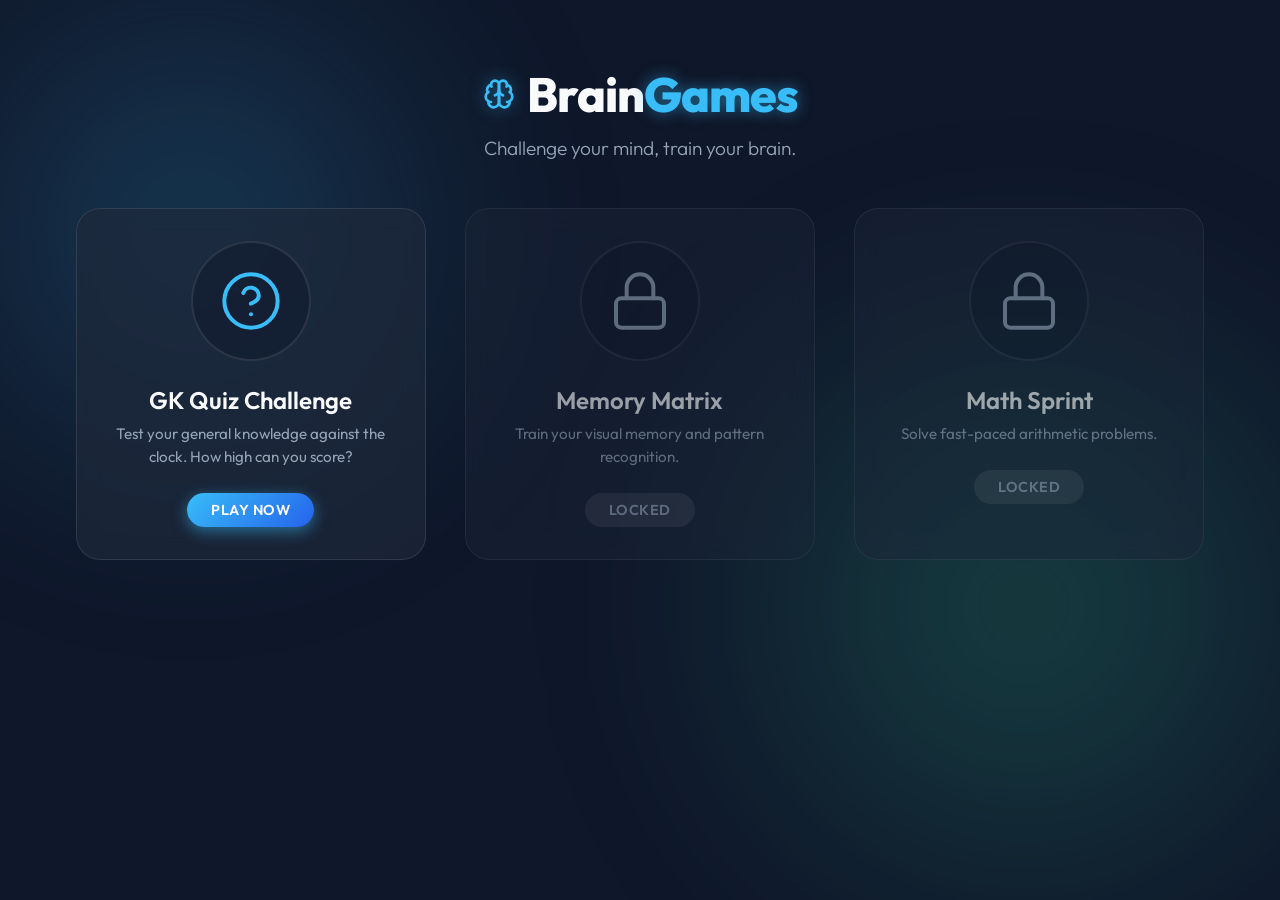
<file: index.html>
<!DOCTYPE html>
<html lang="en">
<head>
    <meta charset="UTF-8">
    <meta name="viewport" content="width=device-width, initial-scale=1.0">
    <title>Brain Games Platform</title>
    <meta name="description" content="Play interactive brain games including the addictive GK Quiz.">
    <!-- Google Fonts -->
    <link rel="preconnect" href="https://fonts.googleapis.com">
    <link rel="preconnect" href="https://fonts.gstatic.com" crossorigin>
    <link href="https://fonts.googleapis.com/css2?family=Outfit:wght@300;400;600;800&display=swap" rel="stylesheet">
    <link rel="stylesheet" href="css/styles.css">
</head>
<body>
    <div class="background-effects">
        <div class="glow-orb orb-1"></div>
        <div class="glow-orb orb-2"></div>
    </div>

    <header class="main-header">
        <div class="logo">
            <svg xmlns="http://www.w3.org/2000/svg" width="32" height="32" viewBox="0 0 24 24" fill="none" stroke="currentColor" stroke-width="2" stroke-linecap="round" stroke-linejoin="round" class="lucide lucide-brain"><path d="M12 5a3 3 0 1 0-5.997.125 4 4 0 0 0-2.526 5.77 4 4 0 0 0 .556 6.588A4 4 0 1 0 12 18Z"/><path d="M12 5a3 3 0 1 1 5.997.125 4 4 0 0 1 2.526 5.77 4 4 0 0 1-.556 6.588A4 4 0 1 1 12 18Z"/><path d="M15 13a4.5 4.5 0 0 1-3-4 4.5 4.5 0 0 1-3 4"/><path d="M17.599 6.5a3 3 0 0 0 .399-1.375"/><path d="M6.003 5.125A3 3 0 0 0 6.401 6.5"/><path d="M3.477 10.896a4 4 0 0 1 .585-.396"/><path d="M19.938 10.5a4 4 0 0 1 .585.396"/><path d="M6 18a4 4 0 0 1-1.967-.516"/><path d="M19.967 17.484A4 4 0 0 1 18 18"/></svg>
            <h1>Brain<span class="highlight">Games</span></h1>
        </div>
        <p class="subtitle">Challenge your mind, train your brain.</p>
    </header>

    <main class="games-container">
        <div class="game-grid">
            <!-- GK Quiz Card -->
            <a href="quiz.html" class="game-card" id="card-quiz">
                <div class="card-image-wrapper">
                    <div class="card-overlay"></div>
                    <svg xmlns="http://www.w3.org/2000/svg" width="64" height="64" viewBox="0 0 24 24" fill="none" stroke="currentColor" stroke-width="1.5" stroke-linecap="round" stroke-linejoin="round" class="game-icon"><circle cx="12" cy="12" r="10"/><path d="M9.09 9a3 3 0 0 1 5.83 1c0 2-3 3-3 3"/><path d="M12 17h.01"/></svg>
                </div>
                <div class="card-content">
                    <h2>GK Quiz Challenge</h2>
                    <p>Test your general knowledge against the clock. How high can you score?</p>
                    <span class="play-badge">Play Now</span>
                </div>
            </a>

            <!-- Memory Matrix Game -->
            <a href="memory.html" class="game-card locked" id="card-memory">
                <div class="card-image-wrapper">
                    <svg xmlns="http://www.w3.org/2000/svg" width="64" height="64" viewBox="0 0 24 24" fill="none" stroke="currentColor" stroke-width="1.5" stroke-linecap="round" stroke-linejoin="round" class="game-icon"><rect width="18" height="11" x="3" y="11" rx="2" ry="2"/><path d="M7 11V7a5 5 0 0 1 10 0v4"/></svg>
                </div>
                <div class="card-content">
                    <h2>Memory Matrix</h2>
                    <p>Train your visual memory and pattern recognition.</p>
                    <span class="lock-badge" id="badge-memory">Locked</span>
                </div>
            </a>
            
            <!-- Math Sprint Game -->
            <a href="math.html" class="game-card locked" id="card-math">
                <div class="card-image-wrapper">
                    <svg xmlns="http://www.w3.org/2000/svg" width="64" height="64" viewBox="0 0 24 24" fill="none" stroke="currentColor" stroke-width="1.5" stroke-linecap="round" stroke-linejoin="round" class="game-icon"><rect width="18" height="11" x="3" y="11" rx="2" ry="2"/><path d="M7 11V7a5 5 0 0 1 10 0v4"/></svg>
                </div>
                <div class="card-content">
                    <h2>Math Sprint</h2>
                    <p>Solve fast-paced arithmetic problems.</p>
                    <span class="lock-badge" id="badge-math">Locked</span>
                </div>
            </a>
        </div>
    </main>
    <script src="js/main.js"></script>
</body>
</html>
</file>
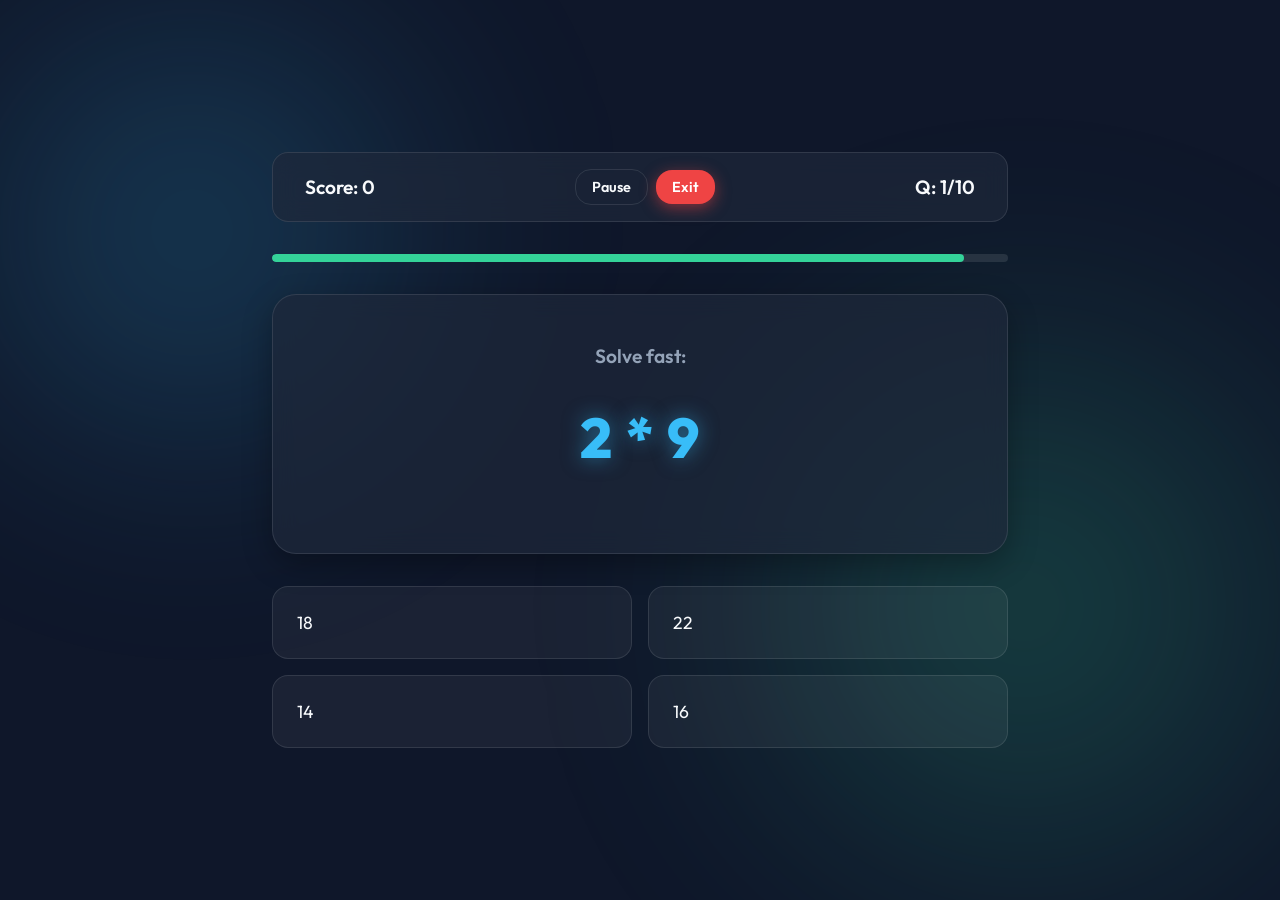
<file: math.html>
<!DOCTYPE html>
<html lang="en">
<head>
    <meta charset="UTF-8">
    <meta name="viewport" content="width=device-width, initial-scale=1.0">
    <title>Math Sprint - Brain Games</title>
    <link rel="preconnect" href="https://fonts.googleapis.com">
    <link rel="preconnect" href="https://fonts.gstatic.com" crossorigin>
    <link href="https://fonts.googleapis.com/css2?family=Outfit:wght@300;400;600;800&display=swap" rel="stylesheet">
    <link rel="stylesheet" href="css/styles.css">
    <style>
        .math-question {
            font-size: 3.5rem;
            font-weight: 800;
            letter-spacing: 2px;
            color: var(--primary);
            text-shadow: 0 0 20px var(--primary-glow);
            margin: 2rem 0;
        }
    </style>
</head>
<body>
    <div class="background-effects">
        <div class="glow-orb orb-1"></div>
        <div class="glow-orb orb-2"></div>
    </div>

    <main class="quiz-container">
        <!-- Header -->
        <header class="quiz-header">
            <div class="stat-box">
                <span id="score-display">Score: 0</span>
            </div>
            
            <div style="display: flex; gap: 0.5rem; align-items: center;">
                <button id="btn-pause" class="btn btn-secondary" style="padding: 0.5rem 1rem; font-size: 0.9rem;">Pause</button>
                <a href="index.html" class="btn btn-danger" style="padding: 0.5rem 1rem; font-size: 0.9rem; text-decoration: none;">Exit</a>
            </div>

            <div class="stat-box">
                <span id="question-tracker">Q: 1/10</span>
            </div>
        </header>

        <!-- Timer -->
        <div class="timer-container">
            <div id="timer-bar" class="timer-bar"></div>
        </div>

        <!-- Question Area -->
        <div class="question-box" id="question-box">
            <h2 class="question-text" style="font-size: 1.2rem; color: var(--text-muted);">Solve fast:</h2>
            <div class="math-question" id="math-question">Loading...</div>
        </div>

        <!-- Options Grid -->
        <div class="options-grid" id="options-container">
            <button class="option-btn" data-index="0">0</button>
            <button class="option-btn" data-index="1">0</button>
            <button class="option-btn" data-index="2">0</button>
            <button class="option-btn" data-index="3">0</button>
        </div>
    </main>

    <!-- Game Over Modal -->
    <div class="modal-overlay" id="game-over-modal">
        <div class="modal-content">
            <h2>Sprint Finished!</h2>
            <p>Your math score is</p>
            <div class="final-score" id="final-score-display">0</div>
            <p id="feedback-message">Great effort!</p>
            
            <div class="modal-buttons" style="margin-top: 2rem;">
                <button id="btn-restart-journey" class="btn btn-primary" style="background: linear-gradient(135deg, var(--secondary), #059669);">Loop Back to Start</button>
                <button id="btn-play-again" class="btn btn-secondary">Play Sprint Again</button>
                <a href="index.html" class="btn btn-secondary">Back to Menu</a>
            </div>
        </div>
    </div>

    <script src="js/math.js"></script>
</body>
</html>
</file>
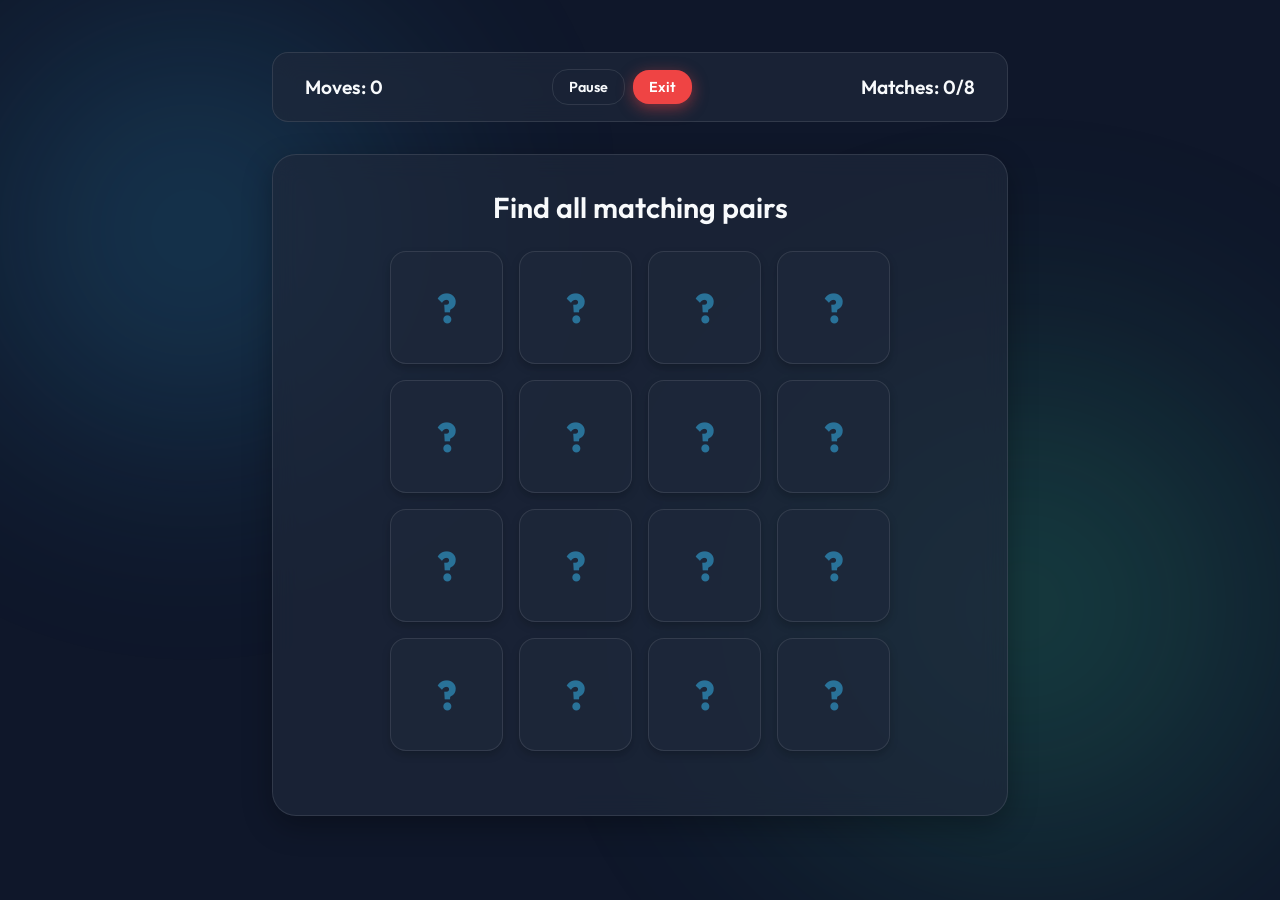
<file: memory.html>
<!DOCTYPE html>
<html lang="en">
<head>
    <meta charset="UTF-8">
    <meta name="viewport" content="width=device-width, initial-scale=1.0">
    <title>Memory Matrix - Brain Games</title>
    <!-- Google Fonts -->
    <link rel="preconnect" href="https://fonts.googleapis.com">
    <link rel="preconnect" href="https://fonts.gstatic.com" crossorigin>
    <link href="https://fonts.googleapis.com/css2?family=Outfit:wght@300;400;600;800&display=swap" rel="stylesheet">
    <link rel="stylesheet" href="css/styles.css">
    <style>
        /* Specific styles for Memory Matrix */
        .memory-grid {
            display: grid;
            grid-template-columns: repeat(4, 1fr);
            gap: 1rem;
            max-width: 500px;
            margin: 0 auto 2rem;
            perspective: 1000px;
        }

        .memory-card {
            width: 100%;
            aspect-ratio: 1;
            background-color: transparent;
            cursor: pointer;
            position: relative;
            transform-style: preserve-3d;
            transition: transform 0.6s;
        }

        .memory-card.flipped {
            transform: rotateY(180deg);
        }

        .memory-card.matched {
            transform: rotateY(180deg) scale(0.95);
            opacity: 1;
            cursor: default;
            box-shadow: 0 0 15px var(--secondary-glow);
            border: 2px solid var(--secondary);
            border-radius: var(--radius-md);
        }

        .card-front, .card-back {
            position: absolute;
            width: 100%;
            height: 100%;
            backface-visibility: hidden;
            border-radius: var(--radius-md);
            display: flex;
            align-items: center;
            justify-content: center;
            font-size: 3rem;
            box-shadow: 0 4px 8px rgba(0,0,0,0.2);
            border: 1px solid var(--border-color);
        }

        .card-front {
            background: var(--bg-surface);
            color: var(--primary);
        }
        
        .card-front::after {
            content: '?';
            font-size: 2.5rem;
            font-weight: 800;
            opacity: 0.5;
        }

        .card-back {
            background: linear-gradient(135deg, rgba(56, 189, 248, 0.2), rgba(52, 211, 153, 0.2));
            transform: rotateY(180deg);
            border-color: var(--primary);
        }

        @media (max-width: 500px) {
            .memory-grid {
                gap: 0.5rem;
            }
            .card-front, .card-back {
                font-size: 2rem;
            }
        }
    </style>
</head>
<body>
    <div class="background-effects">
        <div class="glow-orb orb-1"></div>
        <div class="glow-orb orb-2"></div>
    </div>

    <main class="quiz-container">
        <!-- Header -->
        <header class="quiz-header">
            <div class="stat-box">
                <span id="moves-tracker">Moves: 0</span>
            </div>

            <div style="display: flex; gap: 0.5rem; align-items: center;">
                <button id="btn-pause" class="btn btn-secondary" style="padding: 0.5rem 1rem; font-size: 0.9rem;">Pause</button>
                <a href="index.html" class="btn btn-danger" style="padding: 0.5rem 1rem; font-size: 0.9rem; text-decoration: none;">Exit</a>
            </div>

            <div class="stat-box">
                <span id="matches-tracker">Matches: 0/8</span>
            </div>
        </header>

        <!-- Game Area -->
        <div class="question-box" style="padding: 2rem;">
            <h2 class="question-text" style="margin-bottom: 1.5rem;">Find all matching pairs</h2>
            <div class="memory-grid" id="memory-grid">
                <!-- Cards injected via JS -->
            </div>
        </div>
    </main>

    <!-- Game Over Modal -->
    <div class="modal-overlay" id="game-over-modal">
        <div class="modal-content">
            <h2>Matrix Solved!</h2>
            <p>You completed the grid in</p>
            <div class="final-score" id="final-moves-display">0</div>
            <p>moves.</p>
            
            <div class="modal-buttons" style="margin-top: 1.5rem;">
                <a href="math.html" id="btn-next-game" class="btn btn-primary">Next Game: Math Sprint</a>
                <button id="btn-play-again" class="btn btn-secondary">Play Again</button>
                <a href="index.html" class="btn btn-secondary">Back to Menu</a>
            </div>
        </div>
    </div>

    <script src="js/memory.js"></script>
</body>
</html>
</file>
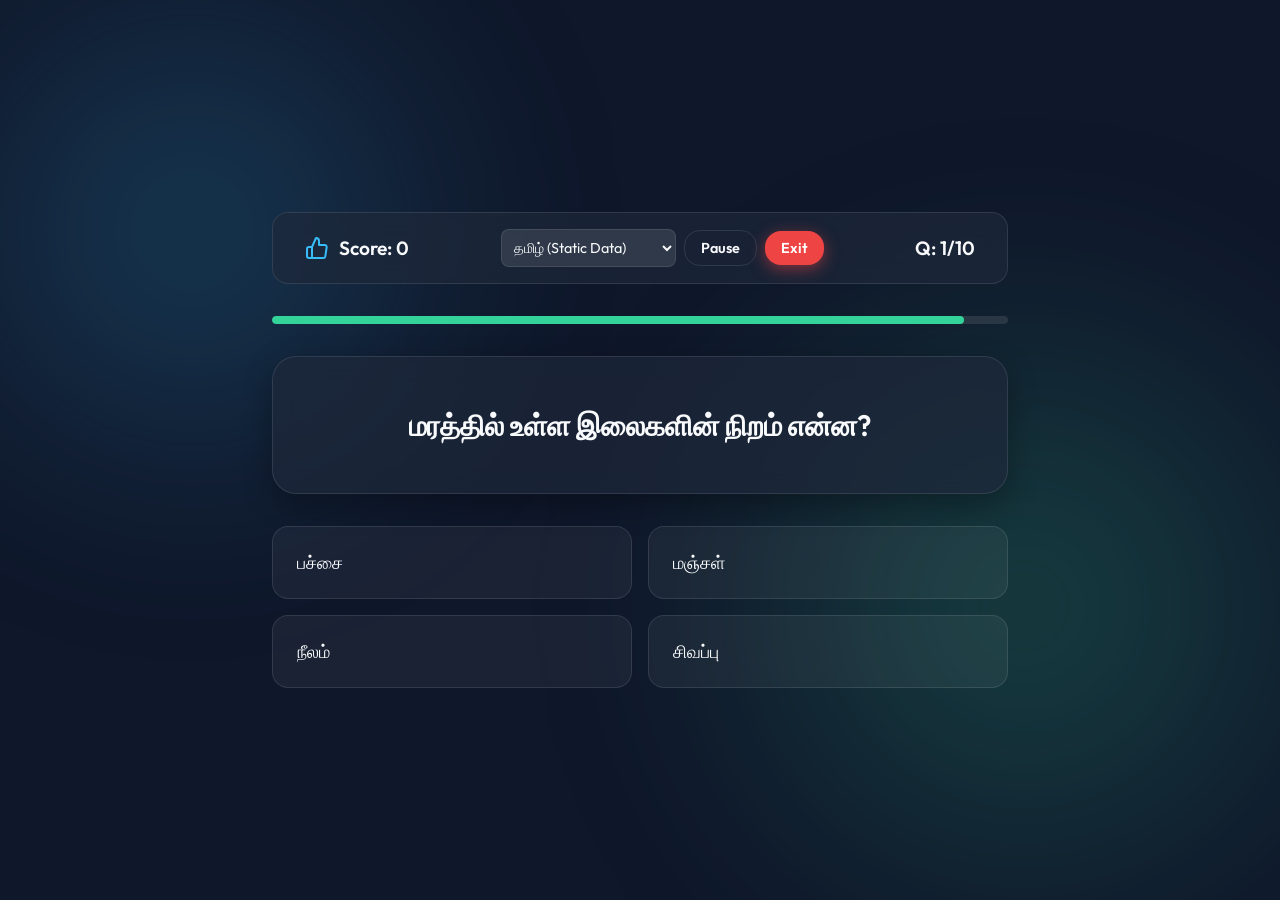
<file: quiz.html>
<!DOCTYPE html>
<html lang="en">
<head>
    <meta charset="UTF-8">
    <meta name="viewport" content="width=device-width, initial-scale=1.0">
    <title>GK Quiz Challenge - Brain Games</title>
    <!-- Google Fonts -->
    <link rel="preconnect" href="https://fonts.googleapis.com">
    <link rel="preconnect" href="https://fonts.gstatic.com" crossorigin>
    <link href="https://fonts.googleapis.com/css2?family=Outfit:wght@300;400;600;800&display=swap" rel="stylesheet">
    <link rel="stylesheet" href="css/styles.css">
</head>
<body>
    <div class="background-effects">
        <div class="glow-orb orb-1"></div>
        <div class="glow-orb orb-2"></div>
    </div>

    <main class="quiz-container">
        <!-- Header with stats -->
        <header class="quiz-header">
            <div class="stat-box">
                <svg xmlns="http://www.w3.org/2000/svg" width="24" height="24" viewBox="0 0 24 24" fill="none" stroke="currentColor" stroke-width="2" stroke-linecap="round" stroke-linejoin="round" class="stat-icon"><path d="M14 9V5a3 3 0 0 0-3-3l-4 9v11h11.28a2 2 0 0 0 2-1.7l1.38-9a2 2 0 0 0-2-2.3zM7 22H4a2 2 0 0 1-2-2v-7a2 2 0 0 1 2-2h3"/></svg>
                <span id="score-display">Score: 0</span>
            </div>
            
            <div style="display: flex; gap: 0.5rem; align-items: center;">
                <select id="language-select" class="language-select">
                    <option value="en">English (Dynamic API)</option>
                    <option value="ta" selected>தமிழ் (Static Data)</option>
                </select>
                <button id="btn-pause" class="btn btn-secondary" style="padding: 0.5rem 1rem; font-size: 0.9rem;">Pause</button>
                <a href="index.html" class="btn btn-danger" style="padding: 0.5rem 1rem; font-size: 0.9rem; text-decoration: none;">Exit</a>
            </div>

            <div class="stat-box">
                <span id="question-tracker">Q: 1/10</span>
            </div>
        </header>

        <!-- Timer -->
        <div class="timer-container">
            <div id="timer-bar" class="timer-bar"></div>
        </div>

        <!-- Question Area -->
        <div class="question-box" id="question-box">
            <h2 id="question-text" class="question-text">Loading question...</h2>
        </div>

        <!-- Options Grid -->
        <div class="options-grid" id="options-container">
            <button class="option-btn" data-index="0">Option 1</button>
            <button class="option-btn" data-index="1">Option 2</button>
            <button class="option-btn" data-index="2">Option 3</button>
            <button class="option-btn" data-index="3">Option 4</button>
        </div>
    </main>

    <!-- Game Over Modal -->
    <div class="modal-overlay" id="game-over-modal">
        <div class="modal-content">
            <h2>Time's Up!</h2>
            <p>Your brain power score is</p>
            <div class="final-score" id="final-score-display">0</div>
            <p id="feedback-message">Great effort! Can you beat it?</p>
            
            <div class="modal-buttons">
                <a href="memory.html" id="btn-next-game" class="btn btn-primary hidden">Next Game: Memory Matrix</a>
                <button id="btn-play-again" class="btn btn-secondary">Play Again</button>
                <a href="index.html" class="btn btn-secondary">Back to Menu</a>
            </div>
        </div>
    </div>

    <!-- Scripts -->
    <script src="js/data.js"></script>
    <script src="js/quiz.js"></script>
</body>
</html>
</file>
<file: css/styles.css>
:root {
    /* Color Palette */
    --bg-dark: #0f172a;
    --bg-surface: rgba(30, 41, 59, 0.7);
    --bg-surface-hover: rgba(51, 65, 85, 0.8);
    --primary: #38bdf8;
    --primary-glow: rgba(56, 189, 248, 0.5);
    --secondary: #34d399;
    --secondary-glow: rgba(52, 211, 153, 0.5);
    --danger: #ef4444;
    --danger-glow: rgba(239, 68, 68, 0.5);
    --text-main: #f8fafc;
    --text-muted: #94a3b8;
    --border-color: rgba(255, 255, 255, 0.1);

    /* Fonts */
    --font-main: 'Outfit', sans-serif;
    
    /* Layout */
    --radius-lg: 24px;
    --radius-md: 16px;
    --radius-sm: 8px;
    --transition: all 0.3s cubic-bezier(0.25, 0.8, 0.25, 1);
}

* {
    margin: 0;
    padding: 0;
    box-sizing: border-box;
}

body {
    font-family: var(--font-main);
    background-color: var(--bg-dark);
    color: var(--text-main);
    min-height: 100vh;
    display: flex;
    flex-direction: column;
    align-items: center;
    overflow-x: hidden;
    position: relative;
}

/* Background Effects */
.background-effects {
    position: fixed;
    top: 0;
    left: 0;
    width: 100vw;
    height: 100vh;
    z-index: -1;
    overflow: hidden;
    pointer-events: none;
}

.glow-orb {
    position: absolute;
    border-radius: 50%;
    filter: blur(100px);
    opacity: 0.5;
    animation: float 20s infinite alternate ease-in-out;
}

.orb-1 {
    top: -10%;
    left: -10%;
    width: 50vw;
    height: 50vw;
    background: radial-gradient(circle, var(--primary-glow), transparent 70%);
}

.orb-2 {
    bottom: -10%;
    right: -10%;
    width: 60vw;
    height: 60vw;
    background: radial-gradient(circle, var(--secondary-glow), transparent 70%);
    animation-delay: -10s;
}

@keyframes float {
    0% { transform: translate(0, 0) scale(1); }
    100% { transform: translate(10%, 10%) scale(1.1); }
}

/* Header */
.main-header {
    text-align: center;
    margin-top: 4rem;
    margin-bottom: 3rem;
    z-index: 10;
}

.logo {
    display: flex;
    align-items: center;
    justify-content: center;
    gap: 12px;
    margin-bottom: 12px;
}

.logo svg {
    color: var(--primary);
    filter: drop-shadow(0 0 8px var(--primary-glow));
}

.logo h1 {
    font-size: 3rem;
    font-weight: 800;
    letter-spacing: -1px;
}

.highlight {
    color: var(--primary);
    text-shadow: 0 0 15px var(--primary-glow);
}

.subtitle {
    font-size: 1.2rem;
    color: var(--text-muted);
    font-weight: 300;
}

/* Main Container */
.games-container {
    width: 100%;
    max-width: 1200px;
    padding: 0 2rem;
    z-index: 10;
}

.game-grid {
    display: grid;
    grid-template-columns: repeat(auto-fit, minmax(300px, 1fr));
    gap: 2rem;
    justify-items: center;
}

/* Game Cards */
.game-card {
    background: var(--bg-surface);
    backdrop-filter: blur(12px);
    -webkit-backdrop-filter: blur(12px);
    border: 1px solid var(--border-color);
    border-radius: var(--radius-lg);
    padding: 2rem;
    text-decoration: none;
    color: inherit;
    width: 100%;
    max-width: 350px;
    transition: var(--transition);
    display: flex;
    flex-direction: column;
    align-items: center;
    text-align: center;
    position: relative;
    overflow: hidden;
}

.game-card::before {
    content: '';
    position: absolute;
    top: 0;
    left: 0;
    width: 100%;
    height: 100%;
    background: linear-gradient(135deg, rgba(255,255,255,0.1) 0%, transparent 100%);
    opacity: 0;
    transition: var(--transition);
    z-index: 0;
}

.game-card:hover {
    transform: translateY(-10px);
    border-color: var(--primary);
    box-shadow: 0 10px 30px -10px var(--primary-glow);
    background: var(--bg-surface-hover);
}

.game-card:hover::before {
    opacity: 1;
}

.card-image-wrapper {
    position: relative;
    width: 120px;
    height: 120px;
    border-radius: 50%;
    background: rgba(15, 23, 42, 0.5);
    display: flex;
    align-items: center;
    justify-content: center;
    margin-bottom: 1.5rem;
    border: 2px solid var(--border-color);
    transition: var(--transition);
    z-index: 1;
}

.game-card:hover .card-image-wrapper {
    border-color: var(--primary);
    box-shadow: 0 0 20px var(--primary-glow);
}

.game-icon {
    color: var(--primary);
    transition: var(--transition);
}

.game-card:hover .game-icon {
    transform: scale(1.1);
}

.card-content {
    z-index: 1;
}

.card-content h2 {
    font-size: 1.5rem;
    font-weight: 600;
    margin-bottom: 0.5rem;
}

.card-content p {
    font-size: 0.95rem;
    color: var(--text-muted);
    line-height: 1.5;
    margin-bottom: 1.5rem;
}

.play-badge {
    display: inline-block;
    padding: 8px 24px;
    background: linear-gradient(135deg, var(--primary), #2563eb);
    color: white;
    border-radius: 20px;
    font-weight: 600;
    font-size: 0.9rem;
    letter-spacing: 0.5px;
    text-transform: uppercase;
    box-shadow: 0 4px 15px var(--primary-glow);
    transition: var(--transition);
}

.game-card:hover .play-badge {
    transform: scale(1.05);
    box-shadow: 0 6px 20px var(--primary-glow);
}

/* Locked Cards */
.game-card.locked {
    opacity: 0.6;
    cursor: not-allowed;
}

.game-card.locked:hover {
    transform: none;
    border-color: var(--border-color);
    box-shadow: none;
    background: var(--bg-surface);
}

.game-card.locked .game-icon {
    color: var(--text-muted);
}

.lock-badge {
    display: inline-block;
    padding: 8px 24px;
    background: rgba(255, 255, 255, 0.1);
    color: var(--text-muted);
    border-radius: 20px;
    font-weight: 600;
    font-size: 0.9rem;
    letter-spacing: 0.5px;
    text-transform: uppercase;
}

/* =========================================
   QUIZ PAGE STYLES
   ========================================= */

.quiz-container {
    width: 100%;
    max-width: 800px;
    padding: 2rem;
    margin: auto;
    z-index: 10;
    display: flex;
    flex-direction: column;
    justify-content: center;
    min-height: 100vh;
}

.quiz-header {
    display: flex;
    justify-content: space-between;
    align-items: center;
    margin-bottom: 2rem;
    background: var(--bg-surface);
    padding: 1rem 2rem;
    border-radius: var(--radius-md);
    border: 1px solid var(--border-color);
    backdrop-filter: blur(12px);
}

.stat-box {
    display: flex;
    align-items: center;
    gap: 10px;
    font-size: 1.2rem;
    font-weight: 600;
}

.stat-icon {
    color: var(--primary);
}

.timer-container {
    width: 100%;
    height: 8px;
    background: rgba(255, 255, 255, 0.1);
    border-radius: 4px;
    margin-bottom: 2rem;
    overflow: hidden;
}

.timer-bar {
    height: 100%;
    width: 100%;
    background: var(--secondary);
    border-radius: 4px;
    transition: width 0.1s linear, background-color 0.3s ease;
}

.timer-bar.warning {
    background: var(--danger);
    box-shadow: 0 0 10px var(--danger-glow);
}

.language-select {
    background: rgba(255, 255, 255, 0.1);
    color: var(--text-main);
    border: 1px solid var(--border-color);
    border-radius: var(--radius-sm);
    padding: 0.5rem;
    font-family: var(--font-main);
    font-size: 0.9rem;
    outline: none;
    cursor: pointer;
}

.language-select option {
    background: var(--bg-dark);
    color: var(--text-main);
}

.question-box {
    background: var(--bg-surface);
    padding: 3rem 2rem;
    border-radius: var(--radius-lg);
    border: 1px solid var(--border-color);
    backdrop-filter: blur(12px);
    text-align: center;
    margin-bottom: 2rem;
    box-shadow: 0 10px 30px rgba(0,0,0,0.3);
}

.question-text {
    font-size: 1.8rem;
    font-weight: 600;
    line-height: 1.4;
}

.options-grid {
    display: grid;
    grid-template-columns: 1fr 1fr;
    gap: 1rem;
}

@media (max-width: 600px) {
    .options-grid {
        grid-template-columns: 1fr;
    }
}

.option-btn {
    background: rgba(255, 255, 255, 0.05);
    border: 1px solid var(--border-color);
    color: var(--text-main);
    padding: 1.5rem;
    font-size: 1.1rem;
    border-radius: var(--radius-md);
    cursor: pointer;
    transition: var(--transition);
    font-family: var(--font-main);
    font-weight: 400;
    text-align: left;
    position: relative;
    overflow: hidden;
}

.option-btn:hover {
    background: rgba(255, 255, 255, 0.1);
    border-color: var(--primary);
    transform: translateY(-2px);
}

.option-btn.correct {
    background: rgba(52, 211, 153, 0.2);
    border-color: var(--secondary);
    color: white;
}

.option-btn.correct::before {
    content: '';
    position: absolute;
    top: 0; left: 0; right: 0; bottom: 0;
    box-shadow: inset 0 0 20px var(--secondary-glow);
    pointer-events: none;
}

.option-btn.wrong {
    background: rgba(239, 68, 68, 0.2);
    border-color: var(--danger);
    color: white;
}

.option-btn.wrong::before {
    content: '';
    position: absolute;
    top: 0; left: 0; right: 0; bottom: 0;
    box-shadow: inset 0 0 20px var(--danger-glow);
    pointer-events: none;
}

.option-btn:disabled {
    cursor: not-allowed;
    opacity: 0.8;
}

/* Modals */
.modal-overlay {
    position: fixed;
    top: 0;
    left: 0;
    width: 100vw;
    height: 100vh;
    background: rgba(0, 0, 0, 0.8);
    backdrop-filter: blur(5px);
    display: flex;
    align-items: center;
    justify-content: center;
    z-index: 100;
    opacity: 0;
    pointer-events: none;
    transition: opacity 0.3s ease;
}

.modal-overlay.active {
    opacity: 1;
    pointer-events: all;
}

.modal-content {
    background: var(--bg-surface);
    border: 1px solid var(--border-color);
    border-radius: var(--radius-lg);
    padding: 3rem;
    text-align: center;
    max-width: 400px;
    width: 90%;
    transform: translateY(20px);
    transition: transform 0.3s cubic-bezier(0.25, 0.8, 0.25, 1);
    box-shadow: 0 20px 50px rgba(0,0,0,0.5);
}

.modal-overlay.active .modal-content {
    transform: translateY(0);
}

.modal-content h2 {
    font-size: 2.5rem;
    margin-bottom: 1rem;
    background: linear-gradient(to right, var(--primary), var(--secondary));
    -webkit-background-clip: text;
    -webkit-text-fill-color: transparent;
}

.final-score {
    font-size: 4rem;
    font-weight: 800;
    margin: 1rem 0;
    text-shadow: 0 0 20px var(--primary-glow);
}

.modal-buttons {
    display: flex;
    flex-direction: column;
    gap: 1rem;
    margin-top: 2rem;
}

.btn {
    padding: 1rem 2rem;
    border-radius: var(--radius-md);
    font-size: 1.1rem;
    font-weight: 600;
    cursor: pointer;
    transition: var(--transition);
    border: none;
    text-decoration: none;
    text-align: center;
    font-family: var(--font-main);
}

.btn-primary {
    background: linear-gradient(135deg, var(--primary), #2563eb);
    color: white;
    box-shadow: 0 4px 15px var(--primary-glow);
}

.btn-primary:hover {
    transform: translateY(-2px);
    box-shadow: 0 6px 20px var(--primary-glow);
}

.btn-secondary {
    background: transparent;
    border: 1px solid var(--border-color);
    color: var(--text-main);
}

.btn-secondary:hover {
    background: rgba(255, 255, 255, 0.1);
}

.btn-danger {
    background: var(--danger);
    color: white;
    box-shadow: 0 4px 15px var(--danger-glow);
}

.btn-danger:hover {
    transform: translateY(-2px);
    box-shadow: 0 6px 20px var(--danger-glow);
}

.hidden {
    display: none !important;
}

/* Animations */
@keyframes shake {
    0%, 100% { transform: translateX(0); }
    25% { transform: translateX(-5px); }
    75% { transform: translateX(5px); }
}

.shake {
    animation: shake 0.4s ease-in-out;
}
</file>
